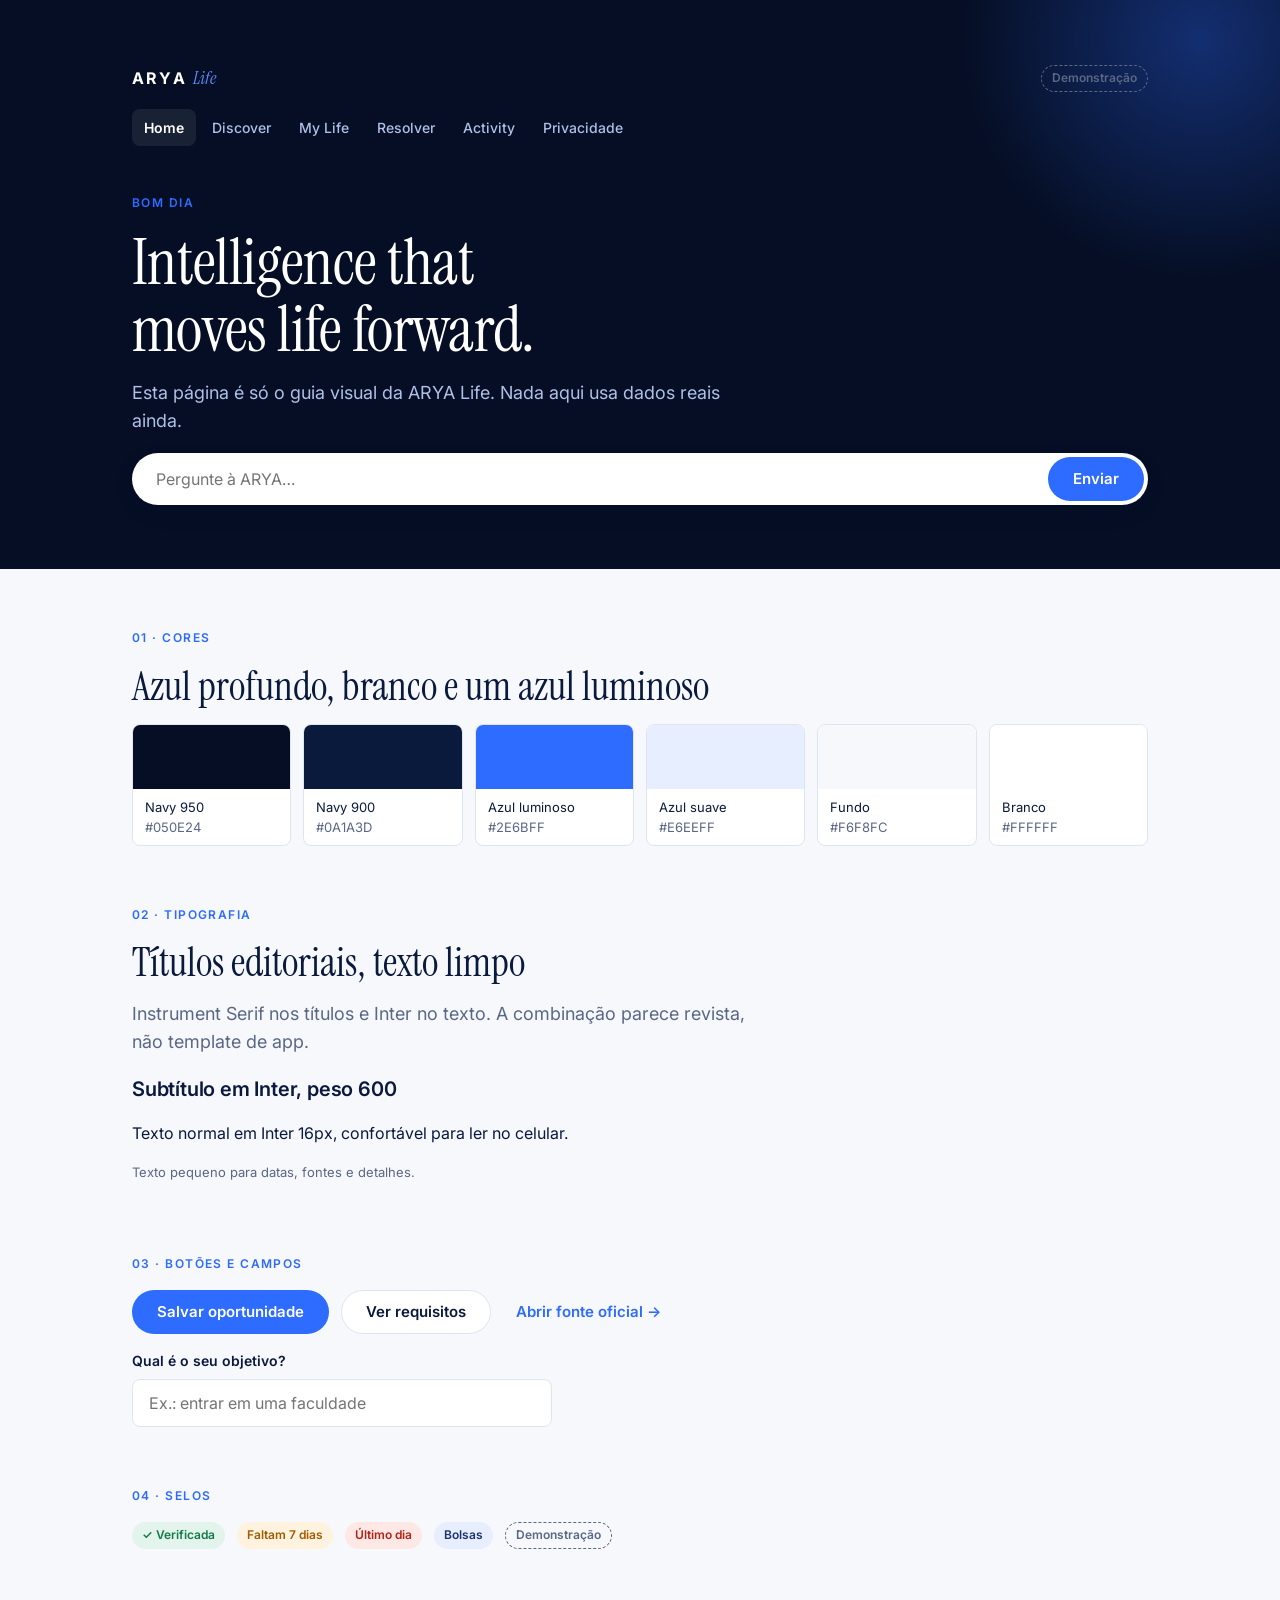
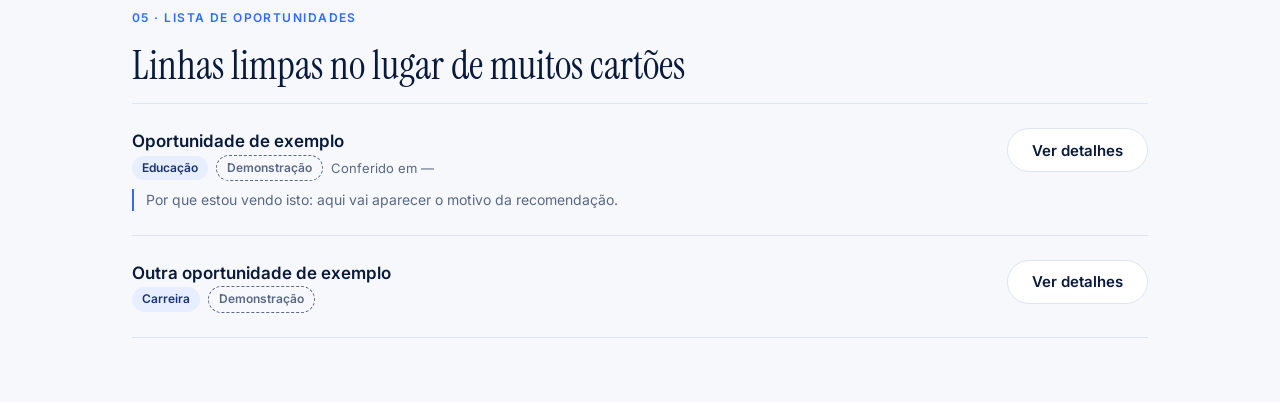
<file: life/index.html>
<!DOCTYPE html>
<html lang="pt-BR">
<head>
  <meta charset="UTF-8">
  <meta name="viewport" content="width=device-width, initial-scale=1">
  <title>ARYA Life — Identidade visual</title>
  <link rel="preconnect" href="https://fonts.googleapis.com">
  <link rel="preconnect" href="https://fonts.gstatic.com" crossorigin>
  <link href="https://fonts.googleapis.com/css2?family=Instrument+Serif:ital@0;1&family=Inter:wght@400;500;600;700&display=swap" rel="stylesheet">
  <link rel="stylesheet" href="css/life.css">
</head>
<body>

  <!-- TOPO ESCURO (como vai ser a ARYA Home) -->
  <header class="hero">
    <div class="container">
      <div class="topbar">
        <a class="brand" href="#">ARYA <span class="life">Life</span></a>
        <span class="badge badge-demo">Demonstração</span>
      </div>

      <nav class="tabs" aria-label="Telas">
        <button class="tab" aria-current="page">Home</button>
        <button class="tab">Discover</button>
        <button class="tab">My Life</button>
        <button class="tab">Resolver</button>
        <button class="tab">Activity</button>
        <button class="tab">Privacidade</button>
      </nav>

      <div class="stack" style="margin-top:48px">
        <p class="eyebrow reveal">Bom dia</p>
        <h1 class="display reveal reveal-2">Intelligence that<br>moves life forward.</h1>
        <p class="lead reveal reveal-3">Esta página é só o guia visual da ARYA Life. Nada aqui usa dados reais ainda.</p>
        <div class="ask reveal reveal-3">
          <input class="input" type="text" placeholder="Pergunte à ARYA…" aria-label="Pergunte à ARYA">
          <button class="btn btn-primary">Enviar</button>
        </div>
      </div>
    </div>
  </header>

  <main class="page">
    <div class="container">

      <!-- CORES -->
      <section class="section stack">
        <p class="eyebrow">01 · Cores</p>
        <h2 class="h1">Azul profundo, branco e um azul luminoso</h2>
        <div class="swatches">
          <div class="swatch"><div class="swatch-color" style="background:#050E24"></div><div class="swatch-name">Navy 950<br><span class="small">#050E24</span></div></div>
          <div class="swatch"><div class="swatch-color" style="background:#0A1A3D"></div><div class="swatch-name">Navy 900<br><span class="small">#0A1A3D</span></div></div>
          <div class="swatch"><div class="swatch-color" style="background:#2E6BFF"></div><div class="swatch-name">Azul luminoso<br><span class="small">#2E6BFF</span></div></div>
          <div class="swatch"><div class="swatch-color" style="background:#E6EEFF"></div><div class="swatch-name">Azul suave<br><span class="small">#E6EEFF</span></div></div>
          <div class="swatch"><div class="swatch-color" style="background:#F6F8FC"></div><div class="swatch-name">Fundo<br><span class="small">#F6F8FC</span></div></div>
          <div class="swatch"><div class="swatch-color" style="background:#FFFFFF"></div><div class="swatch-name">Branco<br><span class="small">#FFFFFF</span></div></div>
        </div>
      </section>

      <!-- TIPOGRAFIA -->
      <section class="section stack">
        <p class="eyebrow">02 · Tipografia</p>
        <h2 class="h1">Títulos editoriais, texto limpo</h2>
        <p class="lead">Instrument Serif nos títulos e Inter no texto. A combinação parece revista, não template de app.</p>
        <p class="h2">Subtítulo em Inter, peso 600</p>
        <p>Texto normal em Inter 16px, confortável para ler no celular.</p>
        <p class="small">Texto pequeno para datas, fontes e detalhes.</p>
      </section>

      <!-- BOTÕES E CAMPOS -->
      <section class="section stack">
        <p class="eyebrow">03 · Botões e campos</p>
        <div class="buttons">
          <button class="btn btn-primary">Salvar oportunidade</button>
          <button class="btn btn-secondary">Ver requisitos</button>
          <button class="btn btn-ghost">Abrir fonte oficial →</button>
        </div>
        <div class="field" style="max-width:420px">
          <label class="label" for="ex-objetivo">Qual é o seu objetivo?</label>
          <input class="input" id="ex-objetivo" type="text" placeholder="Ex.: entrar em uma faculdade">
        </div>
      </section>

      <!-- SELOS -->
      <section class="section stack">
        <p class="eyebrow">04 · Selos</p>
        <div class="buttons">
          <span class="badge badge-ok">✓ Verificada</span>
          <span class="badge badge-warn">Faltam 7 dias</span>
          <span class="badge badge-danger">Último dia</span>
          <span class="badge">Bolsas</span>
          <span class="badge badge-demo">Demonstração</span>
        </div>
      </section>

      <!-- LISTA EDITORIAL -->
      <section class="section stack">
        <p class="eyebrow">05 · Lista de oportunidades</p>
        <h2 class="h1">Linhas limpas no lugar de muitos cartões</h2>
        <div class="list">
          <article class="row">
            <div>
              <h3 class="row-title">Oportunidade de exemplo</h3>
              <div class="row-meta">
                <span class="badge">Educação</span>
                <span class="badge badge-demo">Demonstração</span>
                <span class="small">Conferido em —</span>
              </div>
              <p class="why">Por que estou vendo isto: aqui vai aparecer o motivo da recomendação.</p>
            </div>
            <button class="btn btn-secondary">Ver detalhes</button>
          </article>
          <article class="row">
            <div>
              <h3 class="row-title">Outra oportunidade de exemplo</h3>
              <div class="row-meta">
                <span class="badge">Carreira</span>
                <span class="badge badge-demo">Demonstração</span>
              </div>
            </div>
            <button class="btn btn-secondary">Ver detalhes</button>
          </article>
        </div>
      </section>

    </div>
  </main>

</body>
</html>
</file>
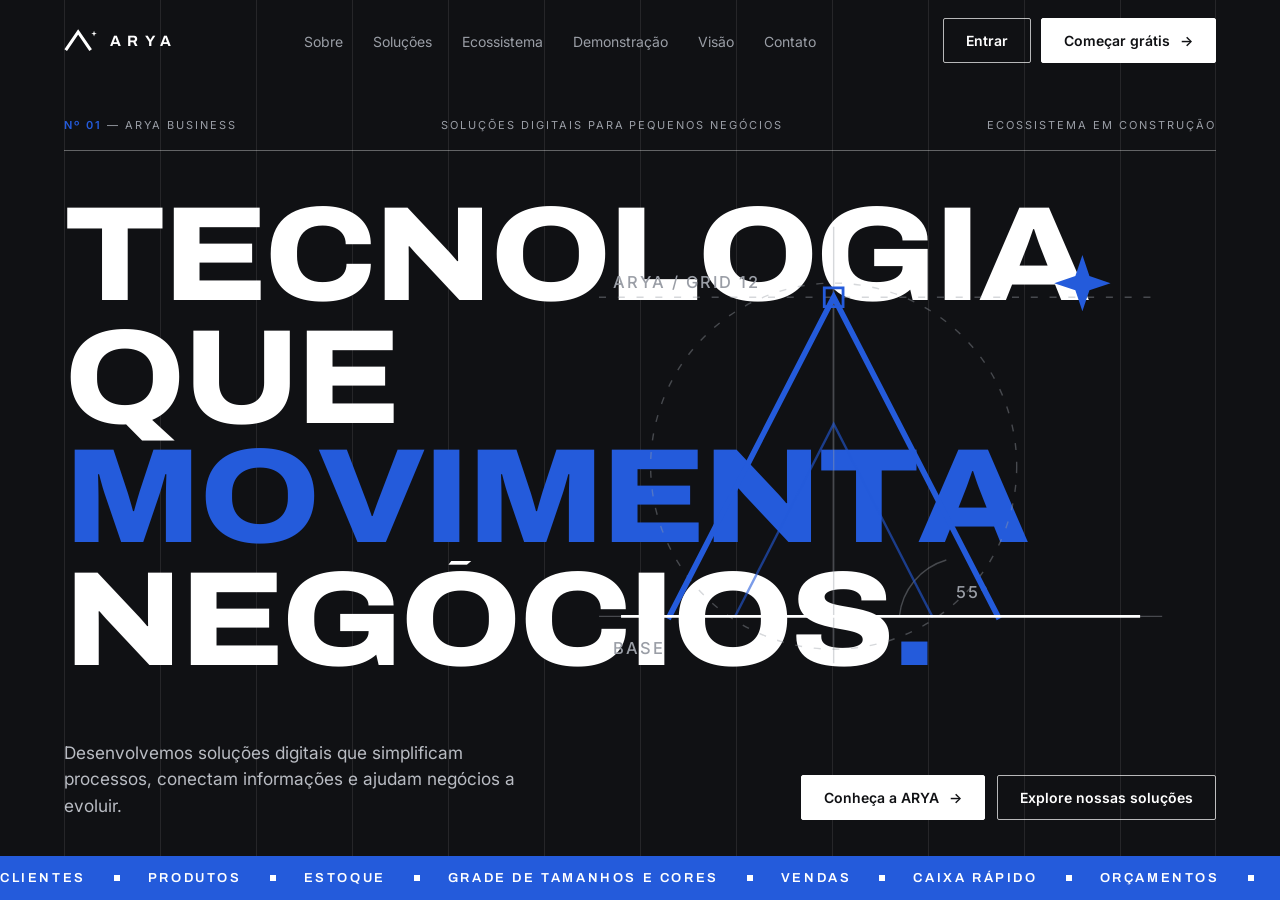
<file: novo.html>
<!doctype html>
<html lang="pt-BR">
<head>
<meta charset="utf-8">
<meta name="viewport" content="width=device-width, initial-scale=1">
<title>ARYA — Tecnologia que movimenta negócios</title>
<meta name="description" content="A ARYA desenvolve soluções digitais para pequenos negócios. Conheça a ARYA Business: clientes, produtos, estoque e vendas em um só lugar.">
<meta name="theme-color" content="#101114">
<link rel="preconnect" href="https://fonts.googleapis.com">
<link rel="preconnect" href="https://fonts.gstatic.com" crossorigin>
<link href="https://fonts.googleapis.com/css2?family=Archivo:wdth,wght@62..125,400..900&family=Inter:wght@400;500;600&display=swap" rel="stylesheet">

<style>
/* =========================================================
   ARYA — SITE INSTITUCIONAL · PARTE 1 (MENU + HERO)
   ========================================================= */

/* ---------- 1. CORES E MEDIDAS DA MARCA ---------- */
:root{
  --preto:#101114;
  --branco:#FFFFFF;
  --azul:#245BDB;
  --azul-profundo:#153B91;
  --cinza-claro:#E9EAED;
  --cinza:#777B84;
  --linha:rgba(16,17,20,.08);
  --pad:clamp(20px,5vw,72px);
  --ease:cubic-bezier(.2,.7,.1,1);
}

/* ---------- 2. BASE ---------- */
*{box-sizing:border-box;margin:0;padding:0}
html{scroll-behavior:smooth}
body{
  font-family:Inter,system-ui,-apple-system,sans-serif;
  background:var(--branco);color:var(--preto);
  -webkit-font-smoothing:antialiased;overflow-x:hidden;
}
a{color:inherit;text-decoration:none}
.pular{position:absolute;left:-999px;top:0}
.pular:focus{left:16px;top:16px;background:var(--azul);color:#fff;padding:8px 12px;z-index:100}

/* ---------- 3. MENU ---------- */
.nav{
  position:fixed;inset:0 0 auto 0;z-index:50;
  display:flex;align-items:center;justify-content:space-between;
  padding:18px var(--pad);
  border-bottom:1px solid transparent;
  transition:background .4s,border-color .4s,color .4s;
}
.nav.solido{
  background:rgba(255,255,255,.92);
  -webkit-backdrop-filter:blur(10px);backdrop-filter:blur(10px);
  border-color:var(--linha);
}
.marca{display:flex;align-items:center;gap:12px;font-family:Archivo,sans-serif;font-weight:700;letter-spacing:.42em;font-size:15px}
.marca svg{width:34px;height:24px}
.nav-links{display:flex;gap:30px;list-style:none}
.nav-links a{font-size:14px;color:var(--cinza);position:relative;padding:4px 0;transition:color .25s}
.nav-links a::after{
  content:"";position:absolute;left:0;bottom:-2px;height:1.5px;width:100%;
  background:var(--azul);transform:scaleX(0);transform-origin:right;
  transition:transform .35s var(--ease);
}
.nav-links a:hover{color:var(--preto)}
.nav-links a:hover::after{transform:scaleX(1);transform-origin:left}
.nav-acoes{display:flex;gap:10px;align-items:center}

/* ---------- 4. BOTÕES ---------- */
.btn{
  --x:0px;--y:0px;
  display:inline-flex;align-items:center;gap:10px;
  font:600 14px Inter,sans-serif;padding:13px 22px;border-radius:2px;
  border:1.5px solid var(--preto);background:transparent;color:var(--preto);
  position:relative;overflow:hidden;isolation:isolate;cursor:pointer;
  transform:translate(var(--x),var(--y));
  transition:transform .3s var(--ease),color .3s,border-color .3s;
}
.btn::before{
  content:"";position:absolute;inset:0;background:var(--azul);
  transform:translateY(101%);transition:transform .4s var(--ease);z-index:-1;
}
.btn:hover::before{transform:translateY(0)}
.btn:hover{border-color:var(--azul);color:#fff}
.btn-escuro{background:var(--preto);color:#fff}
.btn .seta{transition:transform .3s var(--ease)}
.btn:hover .seta{transform:translateX(4px)}
.btn:focus-visible,.nav-links a:focus-visible,.menu-btn:focus-visible{outline:2px solid var(--azul);outline-offset:3px}

/* ---------- 5. MENU DO CELULAR ---------- */
.menu-btn{display:none;background:none;border:0;width:44px;height:44px;cursor:pointer}
.menu-btn span{display:block;height:1.5px;width:22px;background:currentColor;margin:6px auto;transition:transform .35s var(--ease)}
.painel{
  position:fixed;inset:0;z-index:49;background:var(--preto);color:#fff;
  display:flex;flex-direction:column;justify-content:center;gap:6px;
  padding:var(--pad);transform:translateY(-100%);visibility:hidden;
  transition:transform .55s var(--ease),visibility 0s .55s;
}
.painel a.grande{font-family:Archivo,sans-serif;font-weight:800;font-size:clamp(34px,9vw,56px);text-transform:uppercase;letter-spacing:-.01em;line-height:1.15}
.painel a.grande span{color:var(--azul);font-size:.35em;vertical-align:top;margin-right:10px;font-weight:600}
.painel .painel-acoes{display:flex;gap:10px;margin-top:28px;flex-wrap:wrap}
.painel .btn{border-color:#fff;color:#fff}
body.menu-aberto .painel{transform:none;visibility:visible;transition:transform .55s var(--ease)}
body.menu-aberto .nav{color:#fff;background:transparent;border-color:transparent}
body.menu-aberto .menu-btn span:first-child{transform:translateY(3.75px) rotate(45deg)}
body.menu-aberto .menu-btn span:last-child{transform:translateY(-3.75px) rotate(-45deg)}

/* ---------- 6. HERO ---------- */
.hero{
  min-height:100svh;position:relative;overflow:hidden;
  padding:118px var(--pad) 0;
  display:grid;grid-template-rows:auto 1fr auto auto;
}
/* grade suíça: a assinatura da ARYA */
.grade{
  position:absolute;inset:0;display:grid;grid-template-columns:repeat(12,1fr);
  padding:0 var(--pad);pointer-events:none;z-index:0;
}
.grade i{border-left:1px solid var(--linha);transform:scaleY(0);transform-origin:top;animation:desce 1.6s var(--ease) forwards;animation-delay:calc(var(--d) * 70ms)}
.grade i:last-child{border-right:1px solid var(--linha)}
@keyframes desce{to{transform:scaleY(1)}}

.hero-topo{
  position:relative;z-index:1;display:flex;justify-content:space-between;gap:16px;
  font-size:11px;letter-spacing:.18em;text-transform:uppercase;color:var(--cinza);
  padding-bottom:18px;border-bottom:1px solid var(--preto);
  opacity:0;transition:opacity 1s .2s;
}
.hero-topo b{color:var(--azul);font-weight:600}
body.pronto .hero-topo{opacity:1}

.hero-meio{position:relative;z-index:1;display:flex;align-items:center;padding:4vh 0}
.titulo{
  font-family:Archivo,sans-serif;font-weight:800;font-stretch:112%;
  font-variation-settings:"wdth" 112;
  font-size:clamp(46px,10.5vw,172px);line-height:.88;letter-spacing:-.025em;
  text-transform:uppercase;
}
.titulo .linha{display:block;overflow:hidden;padding-bottom:.04em}
.titulo .palavra{display:inline-block;white-space:nowrap}
.titulo .ch{display:inline-block;transform:translateY(108%);transition:transform .9s var(--ease);transition-delay:calc(var(--i) * 26ms + 250ms)}
body.pronto .titulo .ch{transform:none}
.titulo em{font-style:normal;color:var(--azul)}
.titulo .ponto{color:var(--azul)}

/* desenho geométrico do "A" */
.desenho{
  position:absolute;z-index:0;right:calc(var(--pad) - 10px);top:50%;
  width:min(44vw,600px);transform:translateY(-50%);pointer-events:none;
}
.desenho svg{width:100%;height:auto;overflow:visible}
.desenho .guia{stroke:var(--cinza);stroke-width:.6;fill:none;opacity:.45}
.desenho .tracejado{stroke-dasharray:3 5}
.desenho .traco{stroke:var(--azul);stroke-width:2.4;fill:none;stroke-linecap:square}
.desenho .desenha{stroke-dasharray:1;stroke-dashoffset:1;transition:stroke-dashoffset 1.8s var(--ease)}
body.pronto .desenho .desenha{stroke-dashoffset:0}
.desenho .d2{transition-delay:.5s}.desenho .d3{transition-delay:.9s}.desenho .d4{transition-delay:1.2s}
.desenho .rotulo{font:500 7px Inter,sans-serif;fill:var(--cinza);letter-spacing:.12em;opacity:0;transition:opacity 1s 1.6s}
body.pronto .desenho .rotulo{opacity:1}
.desenho .estrela{fill:var(--azul);transform-origin:206px 34px;transform:scale(0);transition:transform .7s var(--ease) 1.9s}
body.pronto .desenho .estrela{transform:scale(1)}

.hero-base{
  position:relative;z-index:1;display:grid;grid-template-columns:repeat(12,1fr);gap:20px;
  align-items:end;padding:10px 0 36px;
  opacity:0;transform:translateY(16px);transition:opacity 1s 1s,transform 1s var(--ease) 1s;
}
body.pronto .hero-base{opacity:1;transform:none}
.hero-base p{grid-column:1 / span 5;font-size:clamp(16px,1.35vw,19px);line-height:1.55;color:#3a3d44}
.hero-base .acoes{grid-column:7 / span 6;display:flex;gap:12px;justify-content:flex-end;flex-wrap:wrap}

/* faixa com os recursos reais */
.faixa{position:relative;z-index:1;margin:0 calc(var(--pad) * -1);background:var(--preto);color:#fff;overflow:hidden;padding:15px 0}
.trilho{display:flex;width:max-content;animation:corre 45s linear infinite}
.trilho span{font-family:Archivo,sans-serif;font-weight:600;font-size:13px;letter-spacing:.2em;text-transform:uppercase;display:flex;align-items:center;gap:28px;padding-right:28px;white-space:nowrap}
.trilho span::after{content:"";width:6px;height:6px;background:var(--azul)}
@keyframes corre{to{transform:translateX(-50%)}}

/* ---------- 7. TELAS MENORES (iPad em pé e celular) ---------- */
@media (max-width:980px){
  .nav-links,.nav-acoes{display:none}
  .menu-btn{display:block}
  .grade{grid-template-columns:repeat(6,1fr)}
  .grade i:nth-child(n+7){display:none}
  .desenho{width:78vw;right:-14vw;top:44%;opacity:.55}
  .hero-base p{grid-column:1 / -1}
  .hero-base .acoes{grid-column:1 / -1;justify-content:flex-start}
}
@media (max-width:560px){
  .hero-topo span:nth-child(2){display:none}
  .hero-base .btn{flex:1 1 100%;justify-content:space-between}
}

/* ---------- 8. VERSÃO ESCURA (menu + hero em preto ARYA) ---------- */
.nav{color:#fff}
.nav.solido{background:rgba(16,17,20,.9);border-color:rgba(255,255,255,.1)}
.nav-links a{color:#9A9EA6}
.nav-links a:hover{color:#fff}
.nav .btn{border-color:rgba(255,255,255,.7);color:#fff}
.nav .btn-escuro{background:#fff;border-color:#fff;color:var(--preto)}
.hero{background:var(--preto);color:#fff;--linha:rgba(255,255,255,.09)}
.hero-topo{border-bottom-color:rgba(255,255,255,.35);color:#9A9EA6}
.hero-base p{color:#B9BCC3}
.hero .btn{border-color:rgba(255,255,255,.7);color:#fff}
.hero .btn-escuro{background:#fff;border-color:#fff;color:var(--preto)}
.nav .btn:hover,.hero .btn:hover{border-color:var(--azul);color:#fff}
.desenho .guia{stroke:#9A9EA6;opacity:.4}
.desenho .base{stroke:#fff!important}
.desenho .rotulo{fill:#9A9EA6}
.faixa{background:var(--azul)}
.trilho span::after{background:#fff}

/* ---------- 9. MOVIMENTO REDUZIDO ---------- */
@media (prefers-reduced-motion:reduce){
  *,*::before,*::after{animation:none!important;transition:none!important}
  .grade i,.titulo .ch{transform:none!important}
  .desenho .desenha{stroke-dashoffset:0!important}
  .desenho .estrela{transform:scale(1)!important}
  .hero-topo,.hero-base,.desenho .rotulo{opacity:1!important;transform:none!important}
  html{scroll-behavior:auto}
}
</style>
</head>

<body>
<a class="pular" href="#conteudo">Pular para o conteúdo</a>

<!-- ===================== MENU ===================== -->
<header class="nav" id="nav">
  <a href="#topo" class="marca" aria-label="ARYA, início">
    <svg viewBox="0 0 120 80" aria-hidden="true">
      <path d="M6 72 L50 8 L94 72" fill="none" stroke="currentColor" stroke-width="11" stroke-linejoin="miter"/>
      <path d="M106 4 L108.5 11.5 L116 14 L108.5 16.5 L106 24 L103.5 16.5 L96 14 L103.5 11.5Z" fill="currentColor"/>
    </svg>
    ARYA
  </a>

  <nav aria-label="Principal">
    <ul class="nav-links">
      <li><a href="#sobre">Sobre</a></li>
      <li><a href="#solucoes">Soluções</a></li>
      <li><a href="#ecossistema">Ecossistema</a></li>
      <li><a href="#demonstracao">Demonstração</a></li>
      <li><a href="#visao">Visão</a></li>
      <li><a href="#contato">Contato</a></li>
    </ul>
  </nav>

  <div class="nav-acoes">
    <a class="btn" href="app.html">Entrar</a>
    <a class="btn btn-escuro magnetico" href="app.html">Começar grátis <span class="seta">→</span></a>
  </div>

  <button class="menu-btn" id="menuBtn" aria-label="Abrir menu" aria-expanded="false" aria-controls="painel">
    <span></span><span></span>
  </button>
</header>

<div class="painel" id="painel" aria-hidden="true">
  <a class="grande" href="#sobre"><span>01</span>Sobre</a>
  <a class="grande" href="#solucoes"><span>02</span>Soluções</a>
  <a class="grande" href="#ecossistema"><span>03</span>Ecossistema</a>
  <a class="grande" href="#demonstracao"><span>04</span>Demonstração</a>
  <a class="grande" href="#visao"><span>05</span>Visão</a>
  <a class="grande" href="#contato"><span>06</span>Contato</a>
  <div class="painel-acoes">
    <a class="btn" href="app.html">Entrar</a>
    <a class="btn" href="app.html">Começar grátis <span class="seta">→</span></a>
  </div>
</div>

<!-- ===================== HERO ===================== -->
<main id="conteudo">
<section class="hero" id="topo" aria-labelledby="titulo">
  <div class="grade" aria-hidden="true">
    <i style="--d:0"></i><i style="--d:1"></i><i style="--d:2"></i><i style="--d:3"></i>
    <i style="--d:4"></i><i style="--d:5"></i><i style="--d:6"></i><i style="--d:7"></i>
    <i style="--d:8"></i><i style="--d:9"></i><i style="--d:10"></i><i style="--d:11"></i>
  </div>

  <div class="hero-topo">
    <span><b>Nº 01</b> — ARYA Business</span>
    <span>Soluções digitais para pequenos negócios</span>
    <span>Ecossistema em construção</span>
  </div>

  <div class="hero-meio">
    <!-- Desenho de construção do "A": a assinatura geométrica -->
    <div class="desenho" id="desenho" aria-hidden="true">
      <svg viewBox="0 0 240 200">
        <circle class="guia tracejado" cx="100" cy="112" r="78"/>
        <line class="guia" x1="0" y1="176" x2="240" y2="176"/>
        <line class="guia" x1="100" y1="10" x2="100" y2="196"/>
        <line class="guia tracejado" x1="0" y1="40" x2="240" y2="40"/>
        <path class="guia" d="M128 176 A28 28 0 0 1 148 152" />
        <text class="rotulo" x="152" y="168">55°</text>
        <text class="rotulo" x="6" y="36">ARYA / GRID 12</text>
        <text class="rotulo" x="6" y="192">BASE</text>

        <path class="traco desenha" pathLength="1" d="M30 176 L100 40 L170 176"/>
        <path class="traco desenha d2" pathLength="1" d="M58 176 L100 94 L142 176" style="stroke-width:1;opacity:.6"/>
        <path class="traco desenha d3 base" pathLength="1" d="M10 176 L230 176" style="stroke:var(--preto);stroke-width:1.2"/>
        <rect class="traco desenha d4" pathLength="1" x="96" y="36" width="8" height="8" style="stroke-width:1.2"/>
        <path class="estrela" d="M206 22 L209 31 L218 34 L209 37 L206 46 L203 37 L194 34 L203 31Z"/>
      </svg>
    </div>

    <h1 class="titulo" id="titulo">
      <span class="linha">Tecnologia</span>
      <span class="linha">que <em>movimenta</em></span>
      <span class="linha">negócios<span class="ponto">.</span></span>
    </h1>
  </div>

  <div class="hero-base">
    <p>Desenvolvemos soluções digitais que simplificam processos, conectam informações e ajudam negócios a evoluir.</p>
    <div class="acoes">
      <a class="btn btn-escuro magnetico" href="#sobre">Conheça a ARYA <span class="seta">→</span></a>
      <a class="btn magnetico" href="#solucoes">Explore nossas soluções</a>
    </div>
  </div>

  <div class="faixa" aria-label="Recursos da ARYA Business">
    <div class="trilho">
      <span>Clientes</span><span>Produtos</span><span>Estoque</span><span>Grade de tamanhos e cores</span>
      <span>Vendas</span><span>Caixa rápido</span><span>Orçamentos</span><span>ARYA Pulso</span>
      <span>ARYA Cresce</span><span>Relatórios</span>
      <span aria-hidden="true">Clientes</span><span aria-hidden="true">Produtos</span><span aria-hidden="true">Estoque</span><span aria-hidden="true">Grade de tamanhos e cores</span>
      <span aria-hidden="true">Vendas</span><span aria-hidden="true">Caixa rápido</span><span aria-hidden="true">Orçamentos</span><span aria-hidden="true">ARYA Pulso</span>
      <span aria-hidden="true">ARYA Cresce</span><span aria-hidden="true">Relatórios</span>
    </div>
  </div>
</section>
</main>

<script>
(function(){
  var reduzido = window.matchMedia('(prefers-reduced-motion: reduce)').matches;

  // 1. Título letra por letra
  var i = 0;
  document.querySelectorAll('.titulo .linha').forEach(function(linha){
    var partes = [];
    linha.childNodes.forEach(function(n){ partes.push(n); });
    partes.forEach(function(n){
      if (n.nodeType === 3) {
        var frag = document.createDocumentFragment();
        n.textContent.split(/(\s+)/).forEach(function(trecho){
          if (!trecho) return;
          if (/^\s+$/.test(trecho)) { frag.appendChild(document.createTextNode(' ')); return; }
          var w = document.createElement('span'); w.className = 'palavra';
          trecho.split('').forEach(function(c){
            var s = document.createElement('span'); s.className = 'ch';
            s.style.setProperty('--i', i++); s.textContent = c; w.appendChild(s);
          });
          frag.appendChild(w);
        });
        linha.replaceChild(frag, n);
      } else if (n.nodeType === 1) {
        var txt = n.textContent; n.textContent = '';
        var w2 = document.createElement('span'); w2.className = 'palavra';
        txt.split('').forEach(function(c){
          var s = document.createElement('span'); s.className = 'ch';
          s.style.setProperty('--i', i++); s.textContent = c; w2.appendChild(s);
        });
        n.appendChild(w2);
      }
    });
  });

  // 2. Começa as animações quando as fontes carregarem
  var iniciou = false;
  function iniciar(){ if (iniciou) return; iniciou = true; requestAnimationFrame(function(){ document.body.classList.add('pronto'); }); }
  if (document.fonts && document.fonts.ready) document.fonts.ready.then(iniciar);
  setTimeout(iniciar, 1200);

  // 3. Menu fica sólido ao rolar
  var nav = document.getElementById('nav');
  var desenho = document.getElementById('desenho');
  var agendado = false;
  function aoRolar(){
    agendado = false;
    var y = window.scrollY;
    nav.classList.toggle('solido', y > 20);
    if (!reduzido && desenho) {
      desenho.style.transform = 'translateY(calc(-50% + ' + (y * 0.18) + 'px)) rotate(' + (y * 0.012) + 'deg)';
    }
  }
  window.addEventListener('scroll', function(){ if (!agendado){ agendado = true; requestAnimationFrame(aoRolar); } }, {passive:true});
  aoRolar();

  // 4. Menu do celular
  var btn = document.getElementById('menuBtn');
  var painel = document.getElementById('painel');
  function fechar(){
    document.body.classList.remove('menu-aberto');
    btn.setAttribute('aria-expanded','false'); btn.setAttribute('aria-label','Abrir menu');
    painel.setAttribute('aria-hidden','true');
  }
  btn.addEventListener('click', function(){
    var aberto = document.body.classList.toggle('menu-aberto');
    btn.setAttribute('aria-expanded', aberto ? 'true' : 'false');
    btn.setAttribute('aria-label', aberto ? 'Fechar menu' : 'Abrir menu');
    painel.setAttribute('aria-hidden', aberto ? 'false' : 'true');
  });
  painel.querySelectorAll('a').forEach(function(a){ a.addEventListener('click', fechar); });
  document.addEventListener('keydown', function(e){ if (e.key === 'Escape') fechar(); });

  // 5. Botões magnéticos (só com mouse)
  if (!reduzido && window.matchMedia('(hover: hover) and (pointer: fine)').matches) {
    document.querySelectorAll('.magnetico').forEach(function(b){
      b.addEventListener('mousemove', function(e){
        var r = b.getBoundingClientRect();
        b.style.setProperty('--x', ((e.clientX - r.left - r.width/2) * 0.15) + 'px');
        b.style.setProperty('--y', ((e.clientY - r.top - r.height/2) * 0.25) + 'px');
      });
      b.addEventListener('mouseleave', function(){ b.style.setProperty('--x','0px'); b.style.setProperty('--y','0px'); });
    });
  }
})();
</script>
</body>
</html>
</file>
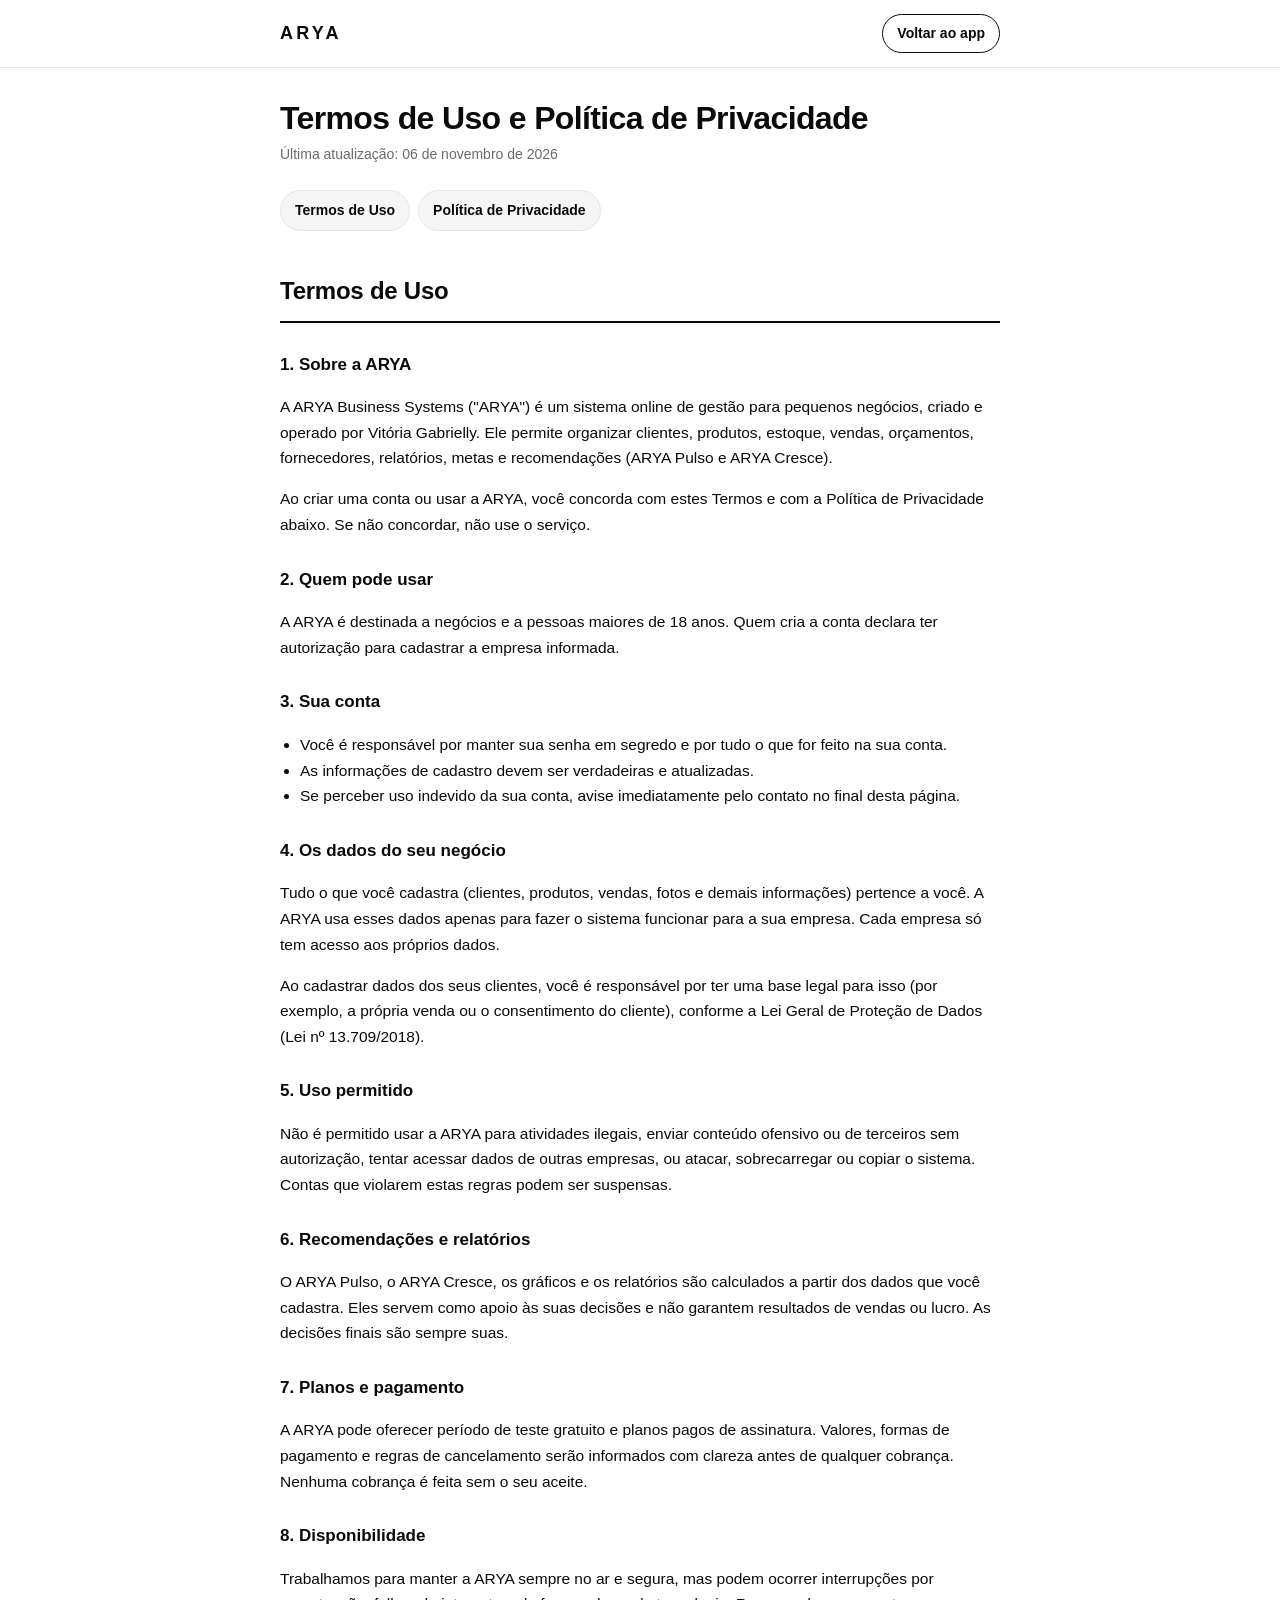
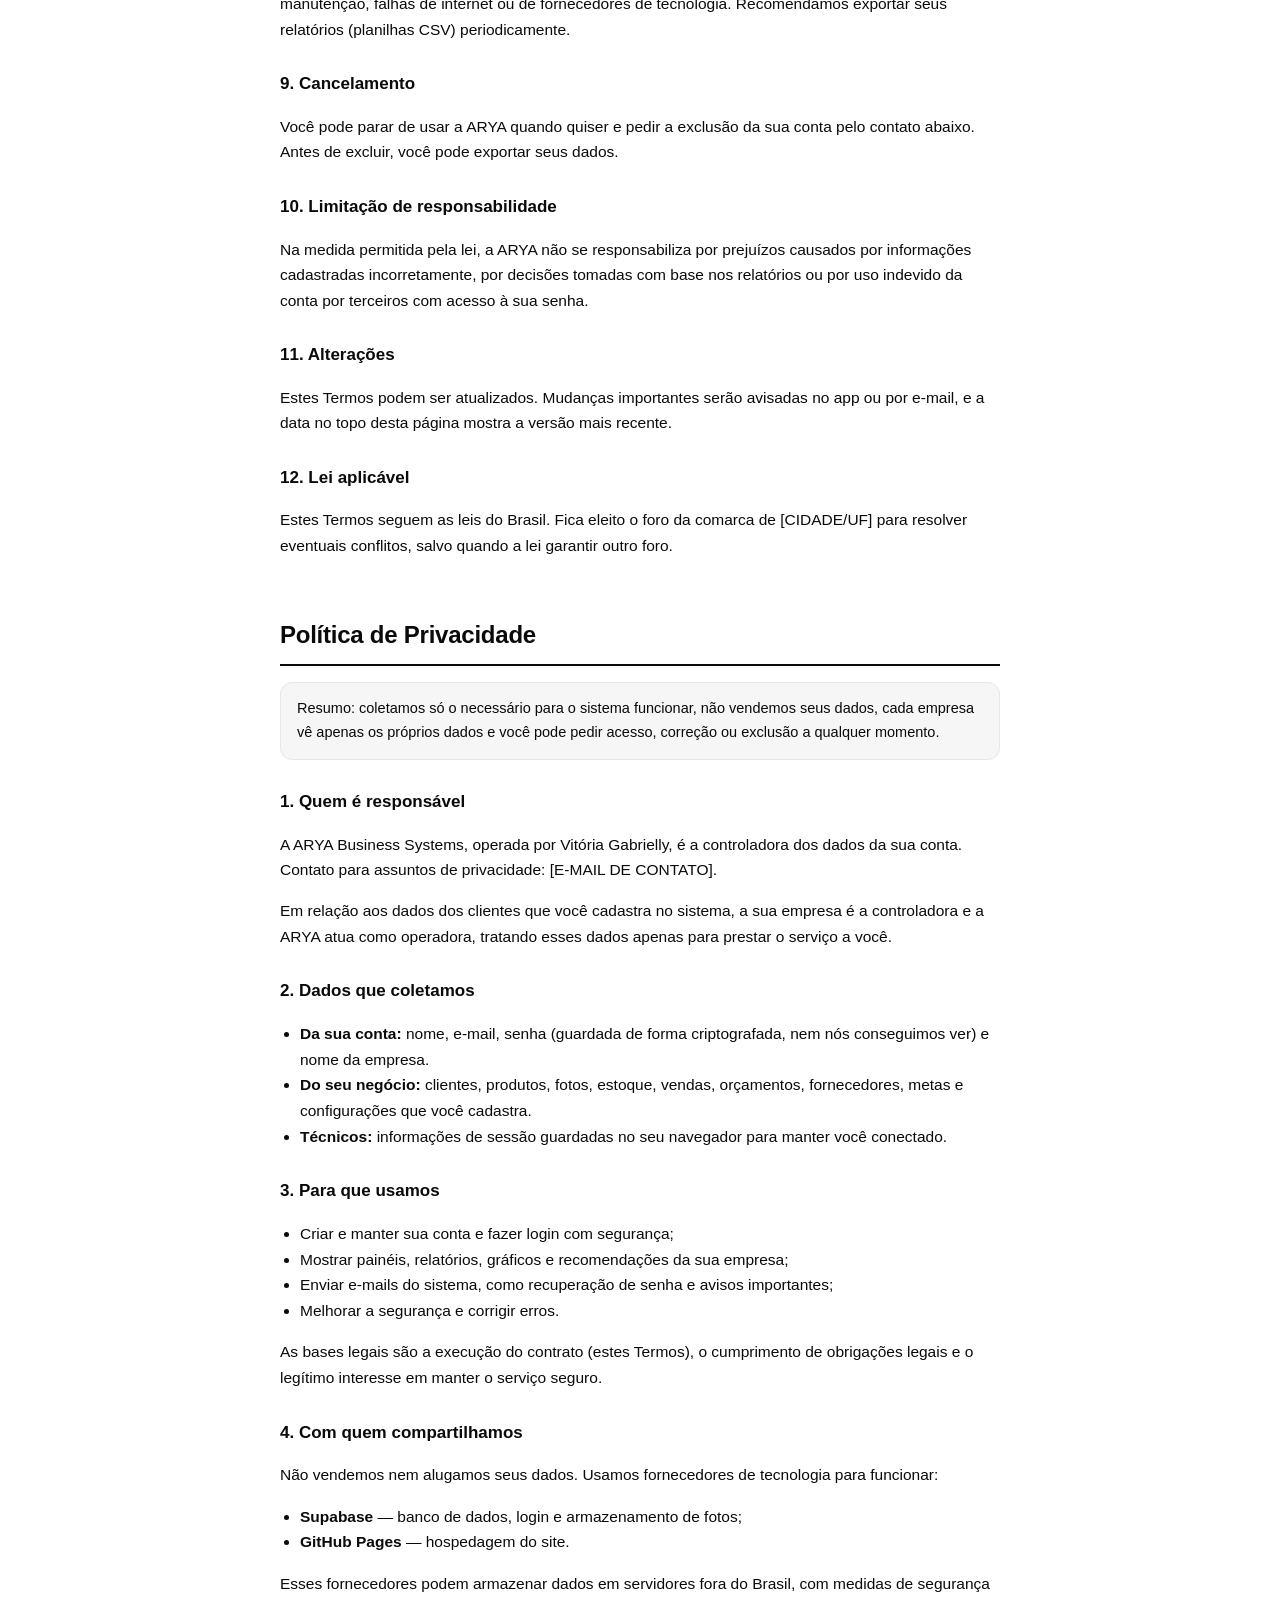
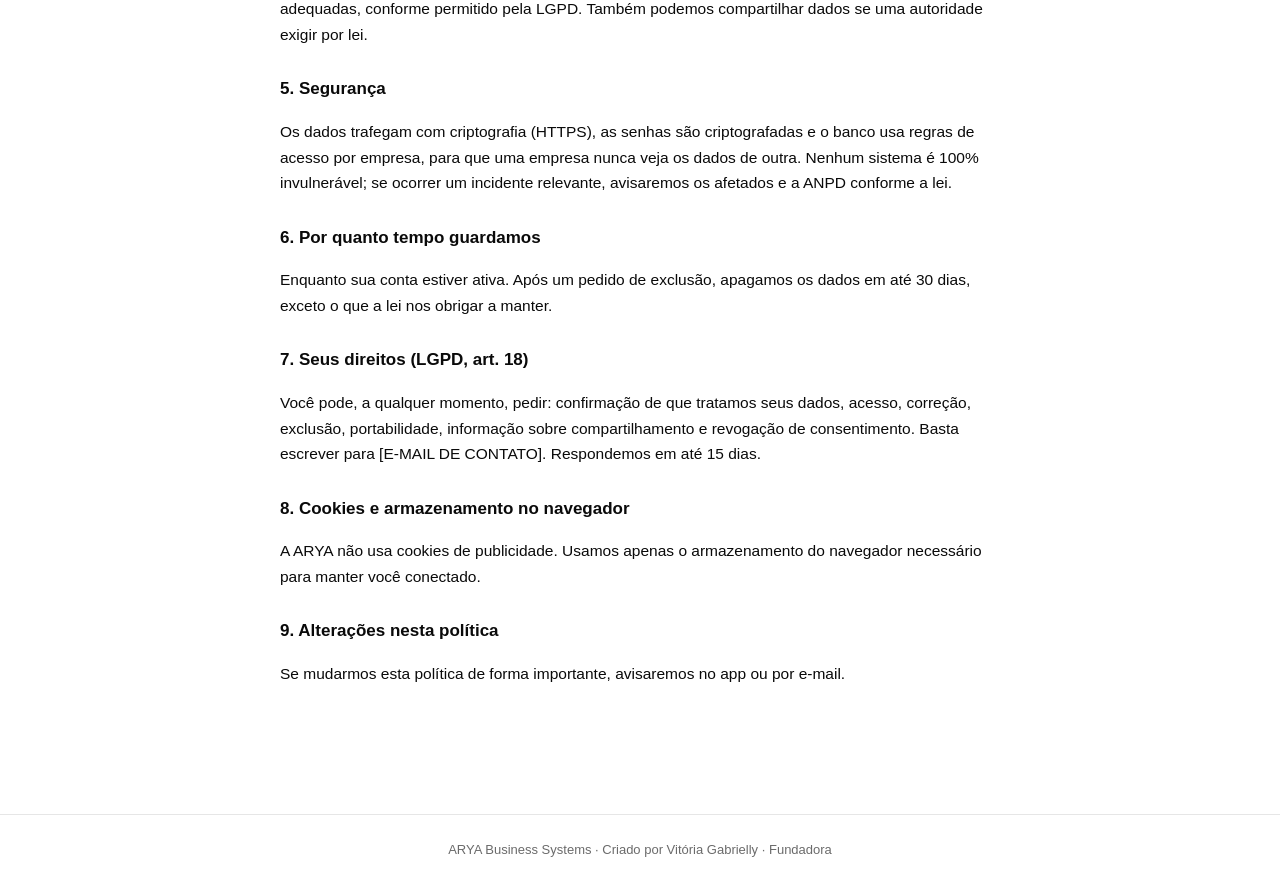
<file: termos.html>
<!DOCTYPE html>
<html lang="pt-BR">
<head>
<meta charset="UTF-8">
<meta name="viewport" content="width=device-width, initial-scale=1.0">
<title>Termos e Privacidade · ARYA</title>
<style>
  :root { --bg:#ffffff; --text:#0a0a0a; --muted:#6b6b6b; --line:#e6e6e6; --soft:#f6f6f6; }
  * { box-sizing:border-box; }
  body { margin:0; background:var(--bg); color:var(--text);
         font-family:-apple-system, BlinkMacSystemFont, "Inter", "Segoe UI", sans-serif;
         line-height:1.65; -webkit-font-smoothing:antialiased; }
  header { position:sticky; top:0; background:rgba(255,255,255,.92); backdrop-filter:blur(10px);
           border-bottom:1px solid var(--line); z-index:10; }
  .bar { max-width:760px; margin:0 auto; padding:14px 20px; display:flex; align-items:center; justify-content:space-between; }
  .brand { font-weight:800; letter-spacing:.18em; font-size:18px; color:var(--text); text-decoration:none; }
  .back { font-size:14px; color:var(--text); text-decoration:none; border:1px solid var(--text);
          padding:7px 14px; border-radius:999px; font-weight:600; }
  main { max-width:760px; margin:0 auto; padding:32px 20px 80px; }
  h1 { font-size:32px; line-height:1.15; margin:0 0 6px; letter-spacing:-.02em; }
  .updated { color:var(--muted); font-size:14px; margin:0 0 24px; }
  nav.tabs { display:flex; gap:8px; margin:0 0 32px; flex-wrap:wrap; }
  nav.tabs a { text-decoration:none; color:var(--text); background:var(--soft); border:1px solid var(--line);
               padding:8px 14px; border-radius:999px; font-size:14px; font-weight:600; }
  section { padding-top:8px; margin-bottom:48px; }
  h2 { font-size:24px; margin:0 0 16px; padding-bottom:10px; border-bottom:2px solid var(--text); letter-spacing:-.01em; }
  h3 { font-size:17px; margin:28px 0 8px; }
  p, li { font-size:15.5px; }
  ul { padding-left:20px; }
  .note { background:var(--soft); border:1px solid var(--line); border-radius:12px; padding:14px 16px; font-size:14.5px; }
  footer { border-top:1px solid var(--line); color:var(--muted); font-size:13px; text-align:center; padding:24px 20px; }
</style>
</head>
<body>

<header>
  <div class="bar">
    <a class="brand" href="./">ARYA</a>
    <a class="back" href="./">Voltar ao app</a>
  </div>
</header>

<main>
  <h1>Termos de Uso e Política de Privacidade</h1>
  <p class="updated">Última atualização: 06 de novembro de 2026</p>

  <nav class="tabs">
    <a href="#termos">Termos de Uso</a>
    <a href="#privacidade">Política de Privacidade</a>
  </nav>

  <section id="termos">
    <h2>Termos de Uso</h2>

    <h3>1. Sobre a ARYA</h3>
    <p>A ARYA Business Systems ("ARYA") é um sistema online de gestão para pequenos negócios, criado e operado por Vitória Gabrielly. Ele permite organizar clientes, produtos, estoque, vendas, orçamentos, fornecedores, relatórios, metas e recomendações (ARYA Pulso e ARYA Cresce).</p>
    <p>Ao criar uma conta ou usar a ARYA, você concorda com estes Termos e com a Política de Privacidade abaixo. Se não concordar, não use o serviço.</p>

    <h3>2. Quem pode usar</h3>
    <p>A ARYA é destinada a negócios e a pessoas maiores de 18 anos. Quem cria a conta declara ter autorização para cadastrar a empresa informada.</p>

    <h3>3. Sua conta</h3>
    <ul>
      <li>Você é responsável por manter sua senha em segredo e por tudo o que for feito na sua conta.</li>
      <li>As informações de cadastro devem ser verdadeiras e atualizadas.</li>
      <li>Se perceber uso indevido da sua conta, avise imediatamente pelo contato no final desta página.</li>
    </ul>

    <h3>4. Os dados do seu negócio</h3>
    <p>Tudo o que você cadastra (clientes, produtos, vendas, fotos e demais informações) pertence a você. A ARYA usa esses dados apenas para fazer o sistema funcionar para a sua empresa. Cada empresa só tem acesso aos próprios dados.</p>
    <p>Ao cadastrar dados dos seus clientes, você é responsável por ter uma base legal para isso (por exemplo, a própria venda ou o consentimento do cliente), conforme a Lei Geral de Proteção de Dados (Lei nº 13.709/2018).</p>

    <h3>5. Uso permitido</h3>
    <p>Não é permitido usar a ARYA para atividades ilegais, enviar conteúdo ofensivo ou de terceiros sem autorização, tentar acessar dados de outras empresas, ou atacar, sobrecarregar ou copiar o sistema. Contas que violarem estas regras podem ser suspensas.</p>

    <h3>6. Recomendações e relatórios</h3>
    <p>O ARYA Pulso, o ARYA Cresce, os gráficos e os relatórios são calculados a partir dos dados que você cadastra. Eles servem como apoio às suas decisões e não garantem resultados de vendas ou lucro. As decisões finais são sempre suas.</p>

    <h3>7. Planos e pagamento</h3>
    <p>A ARYA pode oferecer período de teste gratuito e planos pagos de assinatura. Valores, formas de pagamento e regras de cancelamento serão informados com clareza antes de qualquer cobrança. Nenhuma cobrança é feita sem o seu aceite.</p>

    <h3>8. Disponibilidade</h3>
    <p>Trabalhamos para manter a ARYA sempre no ar e segura, mas podem ocorrer interrupções por manutenção, falhas de internet ou de fornecedores de tecnologia. Recomendamos exportar seus relatórios (planilhas CSV) periodicamente.</p>

    <h3>9. Cancelamento</h3>
    <p>Você pode parar de usar a ARYA quando quiser e pedir a exclusão da sua conta pelo contato abaixo. Antes de excluir, você pode exportar seus dados.</p>

    <h3>10. Limitação de responsabilidade</h3>
    <p>Na medida permitida pela lei, a ARYA não se responsabiliza por prejuízos causados por informações cadastradas incorretamente, por decisões tomadas com base nos relatórios ou por uso indevido da conta por terceiros com acesso à sua senha.</p>

    <h3>11. Alterações</h3>
    <p>Estes Termos podem ser atualizados. Mudanças importantes serão avisadas no app ou por e-mail, e a data no topo desta página mostra a versão mais recente.</p>

    <h3>12. Lei aplicável</h3>
    <p>Estes Termos seguem as leis do Brasil. Fica eleito o foro da comarca de [CIDADE/UF] para resolver eventuais conflitos, salvo quando a lei garantir outro foro.</p>
  </section>

  <section id="privacidade">
    <h2>Política de Privacidade</h2>

    <p class="note">Resumo: coletamos só o necessário para o sistema funcionar, não vendemos seus dados, cada empresa vê apenas os próprios dados e você pode pedir acesso, correção ou exclusão a qualquer momento.</p>

    <h3>1. Quem é responsável</h3>
    <p>A ARYA Business Systems, operada por Vitória Gabrielly, é a controladora dos dados da sua conta. Contato para assuntos de privacidade: [E-MAIL DE CONTATO].</p>
    <p>Em relação aos dados dos clientes que você cadastra no sistema, a sua empresa é a controladora e a ARYA atua como operadora, tratando esses dados apenas para prestar o serviço a você.</p>

    <h3>2. Dados que coletamos</h3>
    <ul>
      <li><strong>Da sua conta:</strong> nome, e-mail, senha (guardada de forma criptografada, nem nós conseguimos ver) e nome da empresa.</li>
      <li><strong>Do seu negócio:</strong> clientes, produtos, fotos, estoque, vendas, orçamentos, fornecedores, metas e configurações que você cadastra.</li>
      <li><strong>Técnicos:</strong> informações de sessão guardadas no seu navegador para manter você conectado.</li>
    </ul>

    <h3>3. Para que usamos</h3>
    <ul>
      <li>Criar e manter sua conta e fazer login com segurança;</li>
      <li>Mostrar painéis, relatórios, gráficos e recomendações da sua empresa;</li>
      <li>Enviar e-mails do sistema, como recuperação de senha e avisos importantes;</li>
      <li>Melhorar a segurança e corrigir erros.</li>
    </ul>
    <p>As bases legais são a execução do contrato (estes Termos), o cumprimento de obrigações legais e o legítimo interesse em manter o serviço seguro.</p>

    <h3>4. Com quem compartilhamos</h3>
    <p>Não vendemos nem alugamos seus dados. Usamos fornecedores de tecnologia para funcionar:</p>
    <ul>
      <li><strong>Supabase</strong> — banco de dados, login e armazenamento de fotos;</li>
      <li><strong>GitHub Pages</strong> — hospedagem do site.</li>
    </ul>
    <p>Esses fornecedores podem armazenar dados em servidores fora do Brasil, com medidas de segurança adequadas, conforme permitido pela LGPD. Também podemos compartilhar dados se uma autoridade exigir por lei.</p>

    <h3>5. Segurança</h3>
    <p>Os dados trafegam com criptografia (HTTPS), as senhas são criptografadas e o banco usa regras de acesso por empresa, para que uma empresa nunca veja os dados de outra. Nenhum sistema é 100% invulnerável; se ocorrer um incidente relevante, avisaremos os afetados e a ANPD conforme a lei.</p>

    <h3>6. Por quanto tempo guardamos</h3>
    <p>Enquanto sua conta estiver ativa. Após um pedido de exclusão, apagamos os dados em até 30 dias, exceto o que a lei nos obrigar a manter.</p>

    <h3>7. Seus direitos (LGPD, art. 18)</h3>
    <p>Você pode, a qualquer momento, pedir: confirmação de que tratamos seus dados, acesso, correção, exclusão, portabilidade, informação sobre compartilhamento e revogação de consentimento. Basta escrever para [E-MAIL DE CONTATO]. Respondemos em até 15 dias.</p>

    <h3>8. Cookies e armazenamento no navegador</h3>
    <p>A ARYA não usa cookies de publicidade. Usamos apenas o armazenamento do navegador necessário para manter você conectado.</p>

    <h3>9. Alterações nesta política</h3>
    <p>Se mudarmos esta política de forma importante, avisaremos no app ou por e-mail.</p>
  </section>
</main>

<footer>
  ARYA Business Systems · Criado por Vitória Gabrielly · Fundadora
</footer>

</body>
</html>
</file>
<file: life/css/life.css>
/* =========================================================
   ARYA LIFE — Identidade visual (Fase 2.1)
   Azul profundo + branco + azul luminoso como destaque.
   Mobile primeiro: tudo funciona no celular e cresce no iPad.
   ========================================================= */

/* ---------- 1. Tokens (as "variáveis" da marca) ---------- */
:root {
  /* Cores */
  --navy-950: #050E24;   /* azul mais profundo (fundos escuros) */
  --navy-900: #0A1A3D;   /* texto principal e topo das telas */
  --navy-700: #1B3470;   /* bordas fortes, hover */
  --blue-500: #2E6BFF;   /* azul luminoso: o destaque da marca */
  --blue-400: #5B8CFF;
  --blue-100: #E6EEFF;   /* fundo suave de destaque */
  --ice-50:   #F6F8FC;   /* fundo da página */
  --white:    #FFFFFF;
  --ink:      #0A1A3D;   /* texto */
  --muted:    #5A6785;   /* texto secundário */
  --line:     #DFE5F0;   /* linhas finas */
  --ok:       #127A4B;   /* verificado */
  --warn:     #A15C00;   /* prazo chegando */
  --danger:   #B42318;   /* prazo encerrando / erro */

  /* Tipografia: serifada editorial nos títulos, sem serifa no texto */
  --font-display: "Instrument Serif", Georgia, "Times New Roman", serif;
  --font-body: "Inter", -apple-system, BlinkMacSystemFont, "Segoe UI", sans-serif;

  /* Espaços (múltiplos de 4) */
  --s1: 4px;  --s2: 8px;  --s3: 12px; --s4: 16px;
  --s5: 24px; --s6: 32px; --s7: 48px; --s8: 64px;

  /* Formas */
  --radius-sm: 8px;
  --radius: 14px;
  --radius-full: 999px;
  --shadow: 0 1px 2px rgba(10, 26, 61, .06), 0 8px 24px rgba(10, 26, 61, .06);

  /* Movimento suave */
  --ease: cubic-bezier(.2, .7, .2, 1);
  --fast: 160ms;
  --slow: 420ms;

  --max: 1080px;
}

/* ---------- 2. Base ---------- */
*, *::before, *::after { box-sizing: border-box; }

html { -webkit-text-size-adjust: 100%; }

body {
  margin: 0;
  font-family: var(--font-body);
  font-size: 16px;
  line-height: 1.55;
  color: var(--ink);
  background: var(--ice-50);
  -webkit-font-smoothing: antialiased;
}

img { max-width: 100%; display: block; }

a { color: var(--blue-500); text-decoration: none; }
a:hover { text-decoration: underline; }

:focus-visible {
  outline: 2px solid var(--blue-500);
  outline-offset: 2px;
  border-radius: 4px;
}

.container {
  width: 100%;
  max-width: var(--max);
  margin: 0 auto;
  padding: 0 var(--s4);
}
@media (min-width: 768px) {
  .container { padding: 0 var(--s6); }
}

/* ---------- 3. Tipografia ---------- */
.display {
  font-family: var(--font-display);
  font-weight: 400;
  font-size: clamp(36px, 8vw, 64px);
  line-height: 1.05;
  letter-spacing: -0.01em;
  margin: 0;
}
.h1 {
  font-family: var(--font-display);
  font-weight: 400;
  font-size: clamp(28px, 5vw, 40px);
  line-height: 1.1;
  margin: 0;
}
.h2 {
  font-size: 20px;
  font-weight: 600;
  letter-spacing: -0.01em;
  margin: 0;
}
.eyebrow {
  font-size: 12px;
  font-weight: 600;
  letter-spacing: .12em;
  text-transform: uppercase;
  color: var(--blue-500);
}
.lead { font-size: 18px; color: var(--muted); max-width: 56ch; }
.small { font-size: 13px; color: var(--muted); }

/* ---------- 4. Marca ---------- */
.brand {
  display: inline-flex;
  align-items: baseline;
  gap: 6px;
  font-weight: 700;
  letter-spacing: .14em;
  color: inherit;
}
.brand .life {
  font-family: var(--font-display);
  font-weight: 400;
  font-style: italic;
  letter-spacing: 0;
  font-size: 1.15em;
  color: var(--blue-400);
}

/* ---------- 5. Topo escuro (usado na Home) ---------- */
.hero {
  background: var(--navy-950);
  color: var(--white);
  padding: var(--s7) 0 var(--s8);
  position: relative;
  overflow: hidden;
}
/* um único brilho azul discreto, sem excesso de gradiente */
.hero::after {
  content: "";
  position: absolute;
  width: 520px; height: 520px;
  right: -180px; top: -220px;
  background: radial-gradient(circle, rgba(46, 107, 255, .35), transparent 65%);
  pointer-events: none;
}
.hero .container { position: relative; z-index: 1; }
.hero .lead { color: #AFC0E6; }

/* ---------- 6. Navegação ---------- */
.topbar {
  display: flex;
  align-items: center;
  justify-content: space-between;
  padding: var(--s4) 0;
}

/* abas: no celular ficam embaixo, no iPad/computador ficam no topo */
.tabs {
  position: fixed;
  left: 0; right: 0; bottom: 0;
  display: flex;
  justify-content: space-around;
  background: var(--white);
  border-top: 1px solid var(--line);
  padding: var(--s2) var(--s1) calc(var(--s2) + env(safe-area-inset-bottom));
  z-index: 10;
}
.tab {
  flex: 1;
  border: 0;
  background: none;
  font: inherit;
  font-size: 11px;
  font-weight: 500;
  color: var(--muted);
  padding: var(--s2) var(--s1);
  border-radius: var(--radius-sm);
  cursor: pointer;
  transition: color var(--fast) var(--ease);
}
.tab[aria-current="page"] { color: var(--blue-500); font-weight: 600; }

@media (min-width: 768px) {
  .tabs {
    position: static;
    justify-content: flex-start;
    gap: var(--s1);
    background: transparent;
    border: 0;
    padding: 0;
  }
  .tab { flex: none; font-size: 14px; padding: var(--s2) var(--s3); }
  .hero .tab { color: #AFC0E6; }
  .hero .tab[aria-current="page"] { color: var(--white); background: rgba(255,255,255,.08); }
}

/* espaço para as abas fixas do celular não cobrirem o conteúdo */
.page { padding-bottom: 96px; }
@media (min-width: 768px) { .page { padding-bottom: var(--s8); } }

/* ---------- 7. Botões ---------- */
.btn {
  display: inline-flex;
  align-items: center;
  justify-content: center;
  gap: var(--s2);
  min-height: 44px;              /* tamanho bom para o dedo */
  padding: 0 var(--s5);
  border-radius: var(--radius-full);
  border: 1px solid transparent;
  font: inherit;
  font-weight: 600;
  font-size: 15px;
  cursor: pointer;
  transition: transform var(--fast) var(--ease), background var(--fast) var(--ease);
}
.btn:active { transform: scale(.98); }
.btn-primary { background: var(--blue-500); color: var(--white); }
.btn-primary:hover { background: #1F57E6; text-decoration: none; }
.btn-secondary { background: var(--white); color: var(--ink); border-color: var(--line); }
.btn-secondary:hover { border-color: var(--navy-700); text-decoration: none; }
.btn-ghost { background: transparent; color: var(--blue-500); padding: 0 var(--s3); }
.btn:disabled { opacity: .5; cursor: not-allowed; }

/* ---------- 8. Campos ---------- */
.field { display: grid; gap: var(--s2); }
.label { font-size: 14px; font-weight: 600; }
.input {
  width: 100%;
  min-height: 48px;
  padding: 0 var(--s4);
  font: inherit;
  font-size: 16px;               /* 16px evita o zoom automático do iPhone */
  color: var(--ink);
  background: var(--white);
  border: 1px solid var(--line);
  border-radius: var(--radius-sm);
  transition: border-color var(--fast) var(--ease), box-shadow var(--fast) var(--ease);
}
.input:focus {
  outline: none;
  border-color: var(--blue-500);
  box-shadow: 0 0 0 3px var(--blue-100);
}

/* Campo de conversa com a ARYA */
.ask {
  display: flex;
  align-items: center;
  gap: var(--s2);
  background: var(--white);
  border-radius: var(--radius-full);
  padding: var(--s1) var(--s1) var(--s1) var(--s5);
  box-shadow: var(--shadow);
}
.ask .input { border: 0; box-shadow: none; padding: 0; min-height: 44px; }

/* ---------- 9. Selos ---------- */
.badge {
  display: inline-flex;
  align-items: center;
  gap: 6px;
  font-size: 12px;
  font-weight: 600;
  padding: 3px 10px;
  border-radius: var(--radius-full);
  background: var(--blue-100);
  color: var(--navy-700);
  white-space: nowrap;
}
.badge-ok { background: #E3F4EC; color: var(--ok); }
.badge-warn { background: #FFF2DE; color: var(--warn); }
.badge-danger { background: #FDE8E6; color: var(--danger); }
/* Etiqueta obrigatória em tudo que ainda não tem dados reais */
.badge-demo {
  background: transparent;
  color: var(--muted);
  border: 1px dashed var(--muted);
}

/* ---------- 10. Lista editorial (no lugar de muitos cartões) ---------- */
.list { border-top: 1px solid var(--line); }
.row {
  display: grid;
  gap: var(--s2);
  padding: var(--s5) 0;
  border-bottom: 1px solid var(--line);
}
@media (min-width: 768px) {
  .row { grid-template-columns: 1fr auto; align-items: start; gap: var(--s5); }
}
.row-title { font-size: 17px; font-weight: 600; margin: 0; }
.row-meta { display: flex; flex-wrap: wrap; gap: var(--s2); align-items: center; }

/* "Por que estou vendo isto" */
.why {
  font-size: 14px;
  color: var(--muted);
  border-left: 2px solid var(--blue-500);
  padding-left: var(--s3);
  margin: var(--s2) 0 0;
}

/* ---------- 11. Painel (usado com moderação) ---------- */
.panel {
  background: var(--white);
  border: 1px solid var(--line);
  border-radius: var(--radius);
  padding: var(--s5);
}

/* ---------- 12. Animação de entrada suave ---------- */
.reveal { animation: reveal var(--slow) var(--ease) both; }
.reveal-2 { animation-delay: 80ms; }
.reveal-3 { animation-delay: 160ms; }
@keyframes reveal {
  from { opacity: 0; transform: translateY(8px); }
  to   { opacity: 1; transform: none; }
}
/* respeita quem desativa animações no aparelho */
@media (prefers-reduced-motion: reduce) {
  *, *::before, *::after { animation: none !important; transition: none !important; }
}

/* ---------- 13. Utilidades ---------- */
.stack > * + * { margin-top: var(--s4); }
.section { padding: var(--s7) 0 0; }
.swatches { display: grid; grid-template-columns: repeat(auto-fill, minmax(140px, 1fr)); gap: var(--s3); }
.swatch { border-radius: var(--radius-sm); border: 1px solid var(--line); overflow: hidden; background: var(--white); }
.swatch-color { height: 64px; }
.swatch-name { padding: var(--s2) var(--s3); font-size: 13px; }
.buttons { display: flex; flex-wrap: wrap; gap: var(--s3); }
</file>
